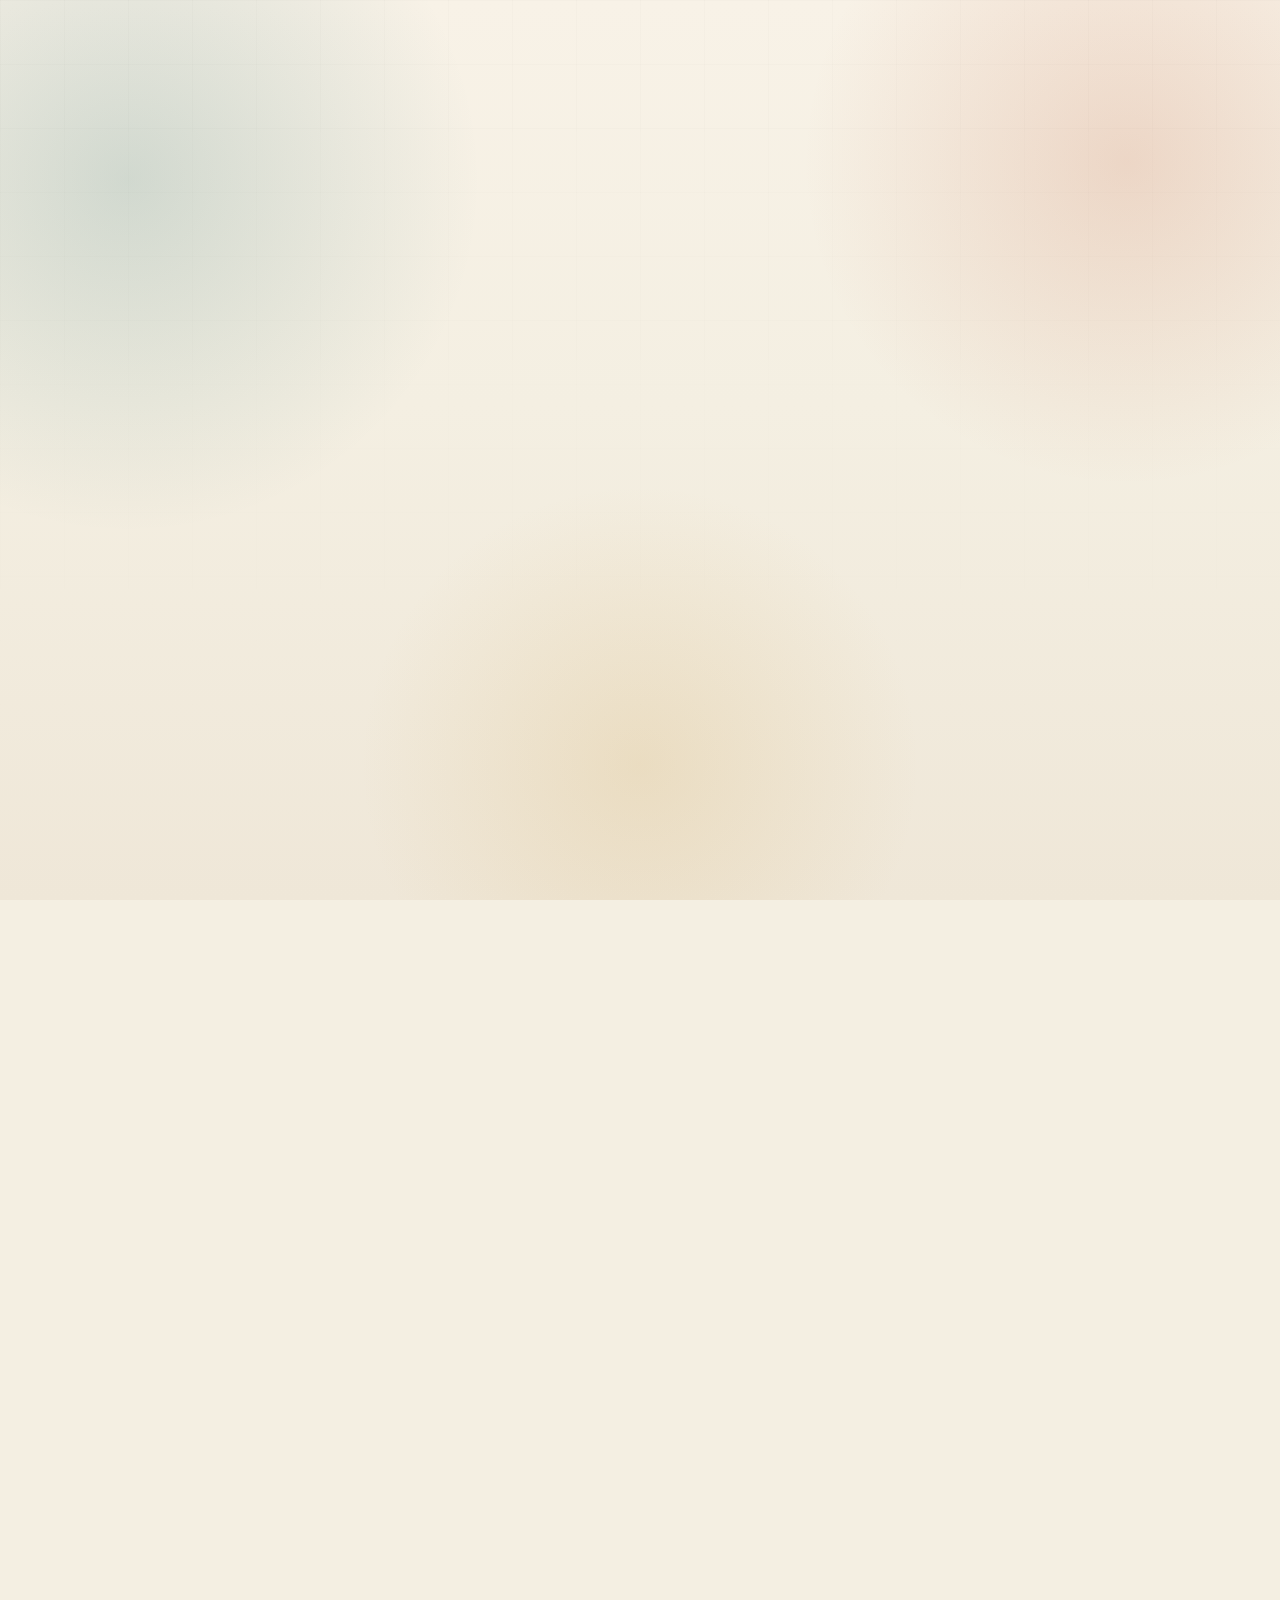
<file: index.html>
﻿<!DOCTYPE html>
<html lang="zh-CN">
  <head>
    <meta charset="UTF-8" />
    <meta http-equiv="refresh" content="0; url=./frontend/index.html" />
    <meta name="viewport" content="width=device-width, initial-scale=1.0" />
    <title>Parkinson Tremor Observatory</title>
  </head>
  <body>
    <p>Redirecting to <a href="./frontend/index.html">./frontend/index.html</a> ...</p>
  </body>
</html>
</file>
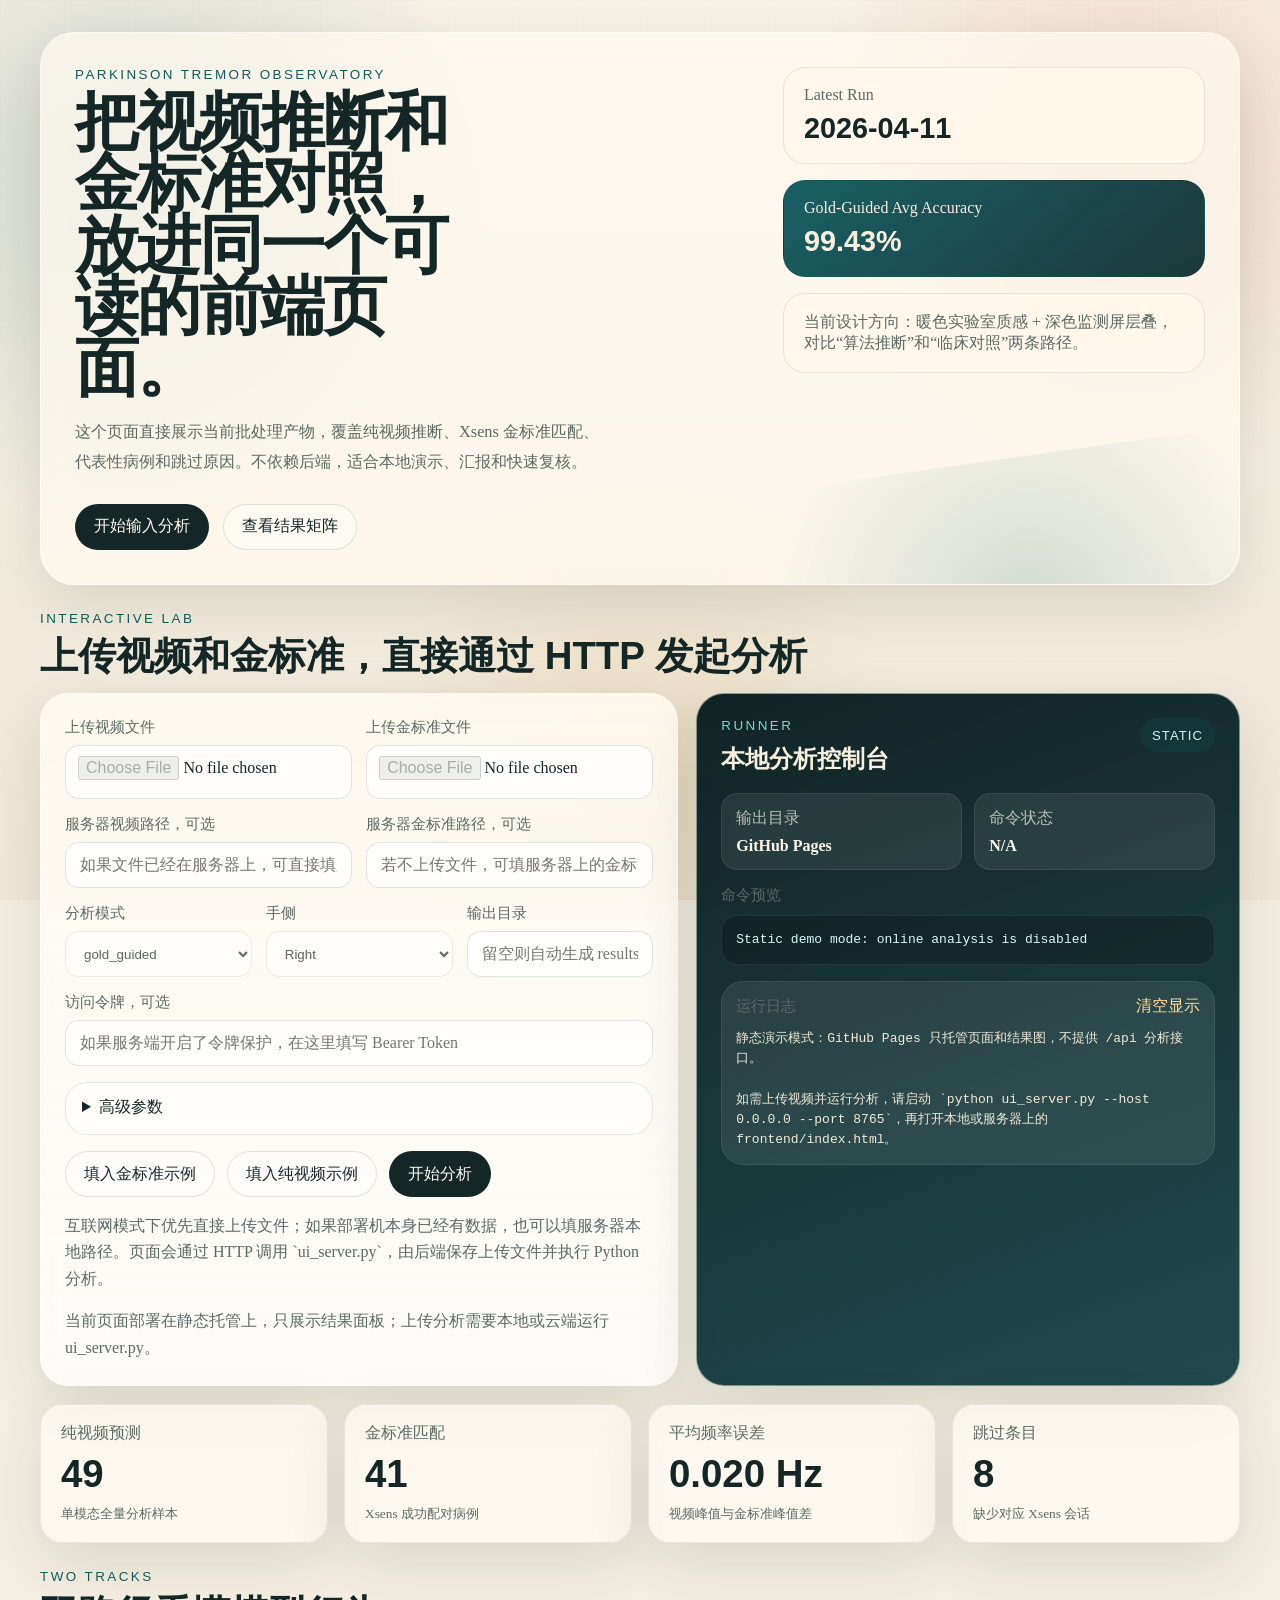
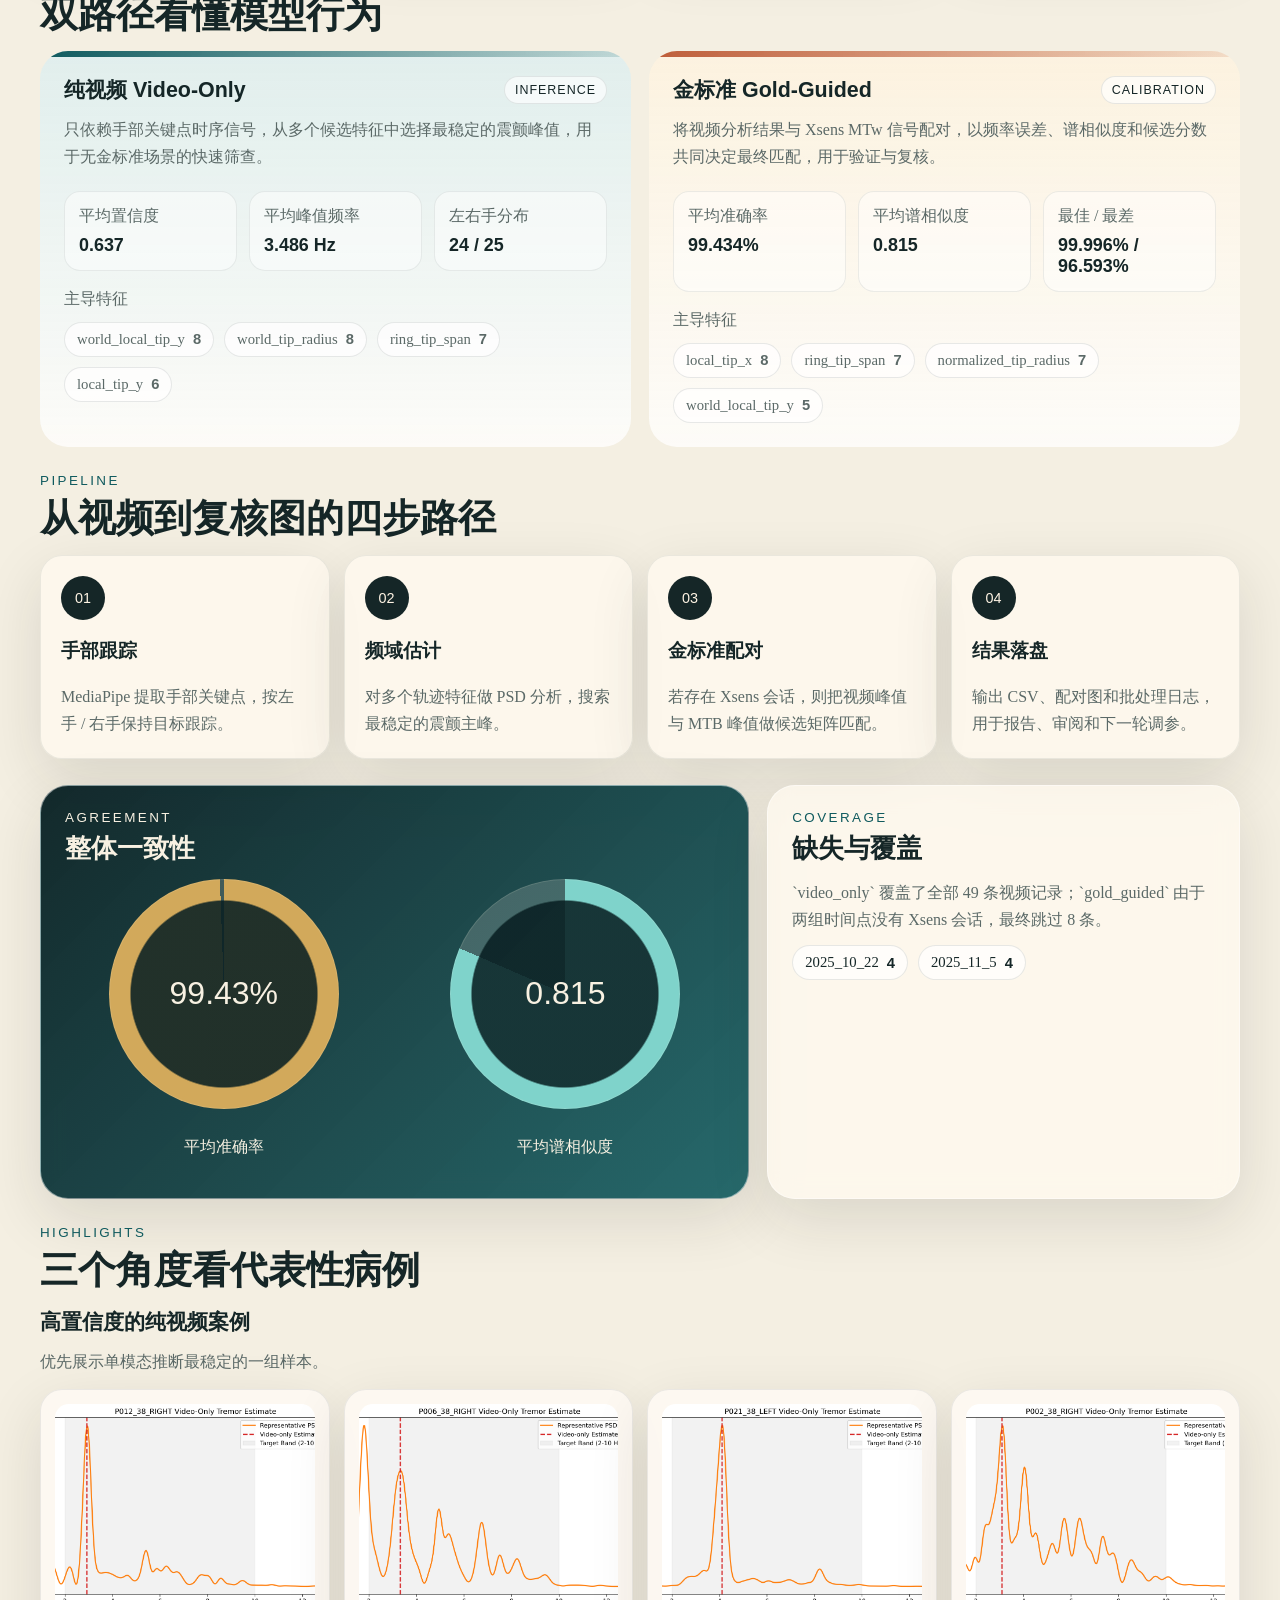
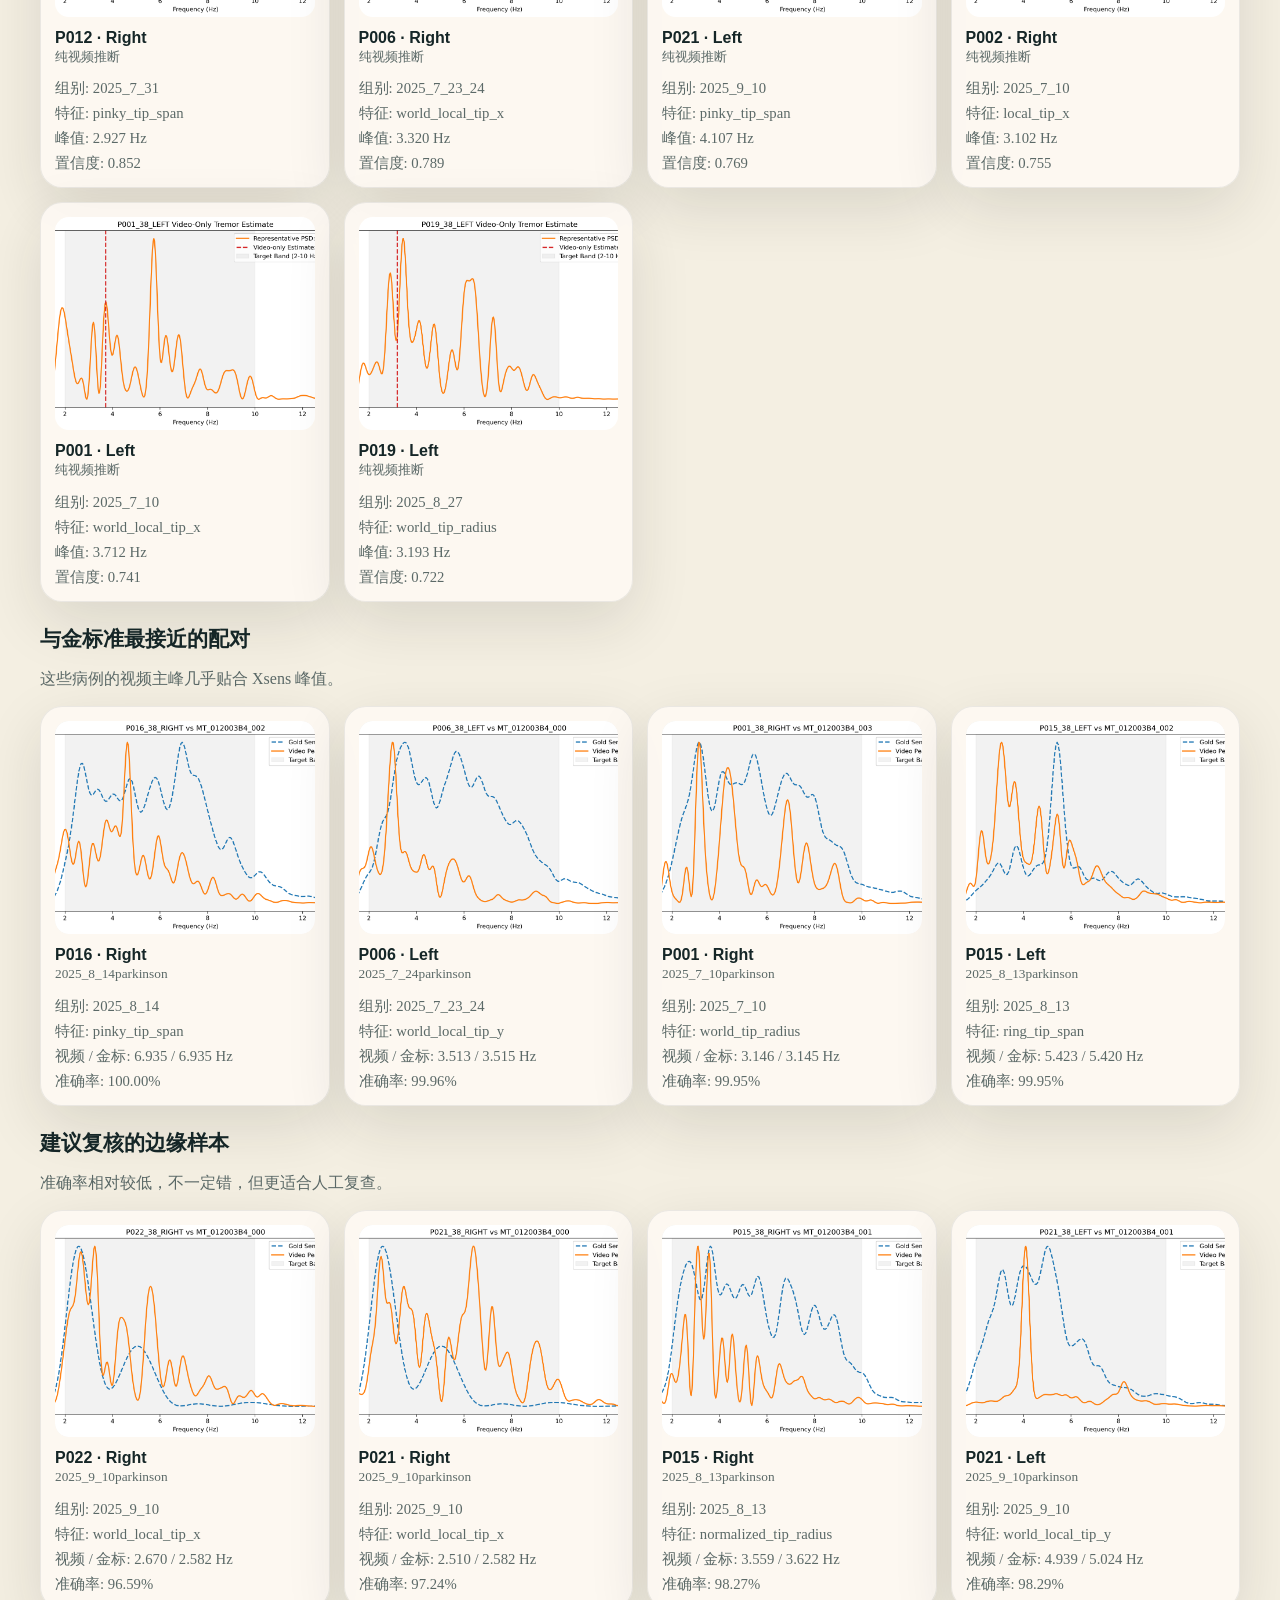
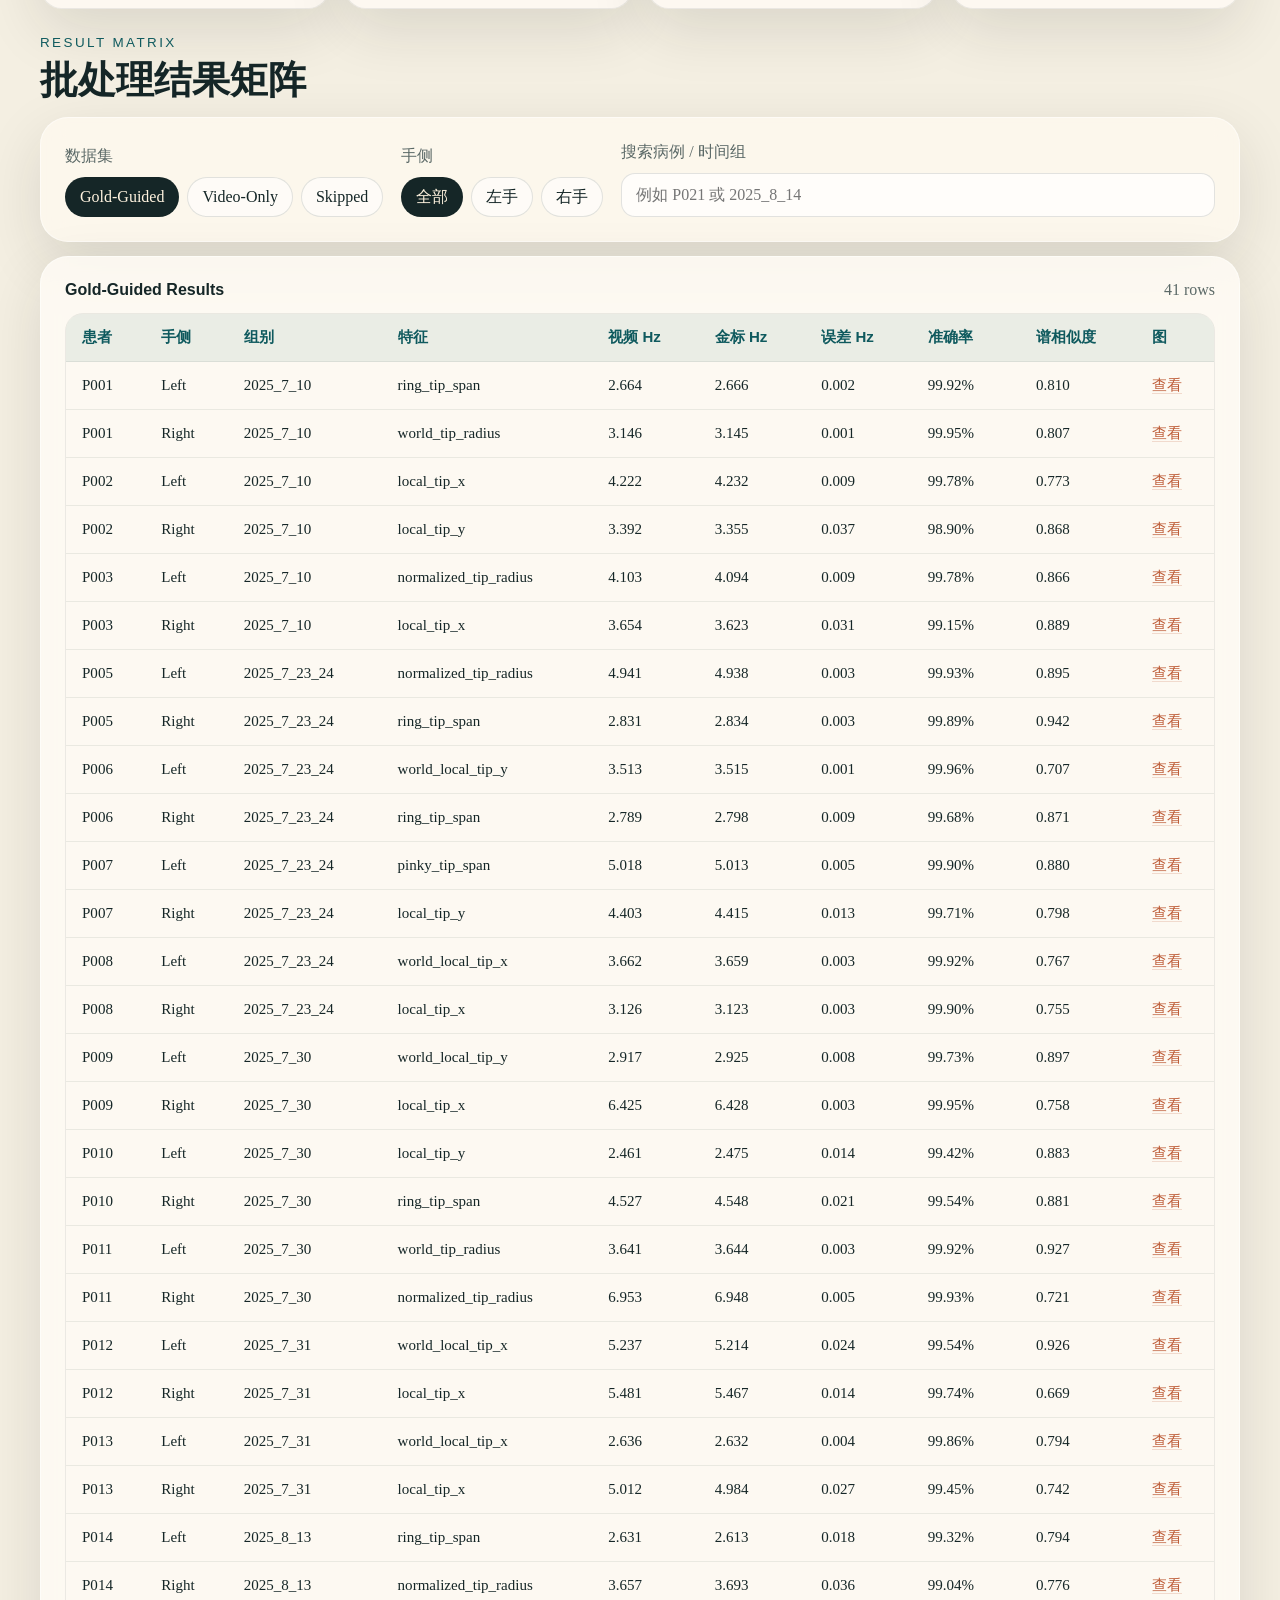
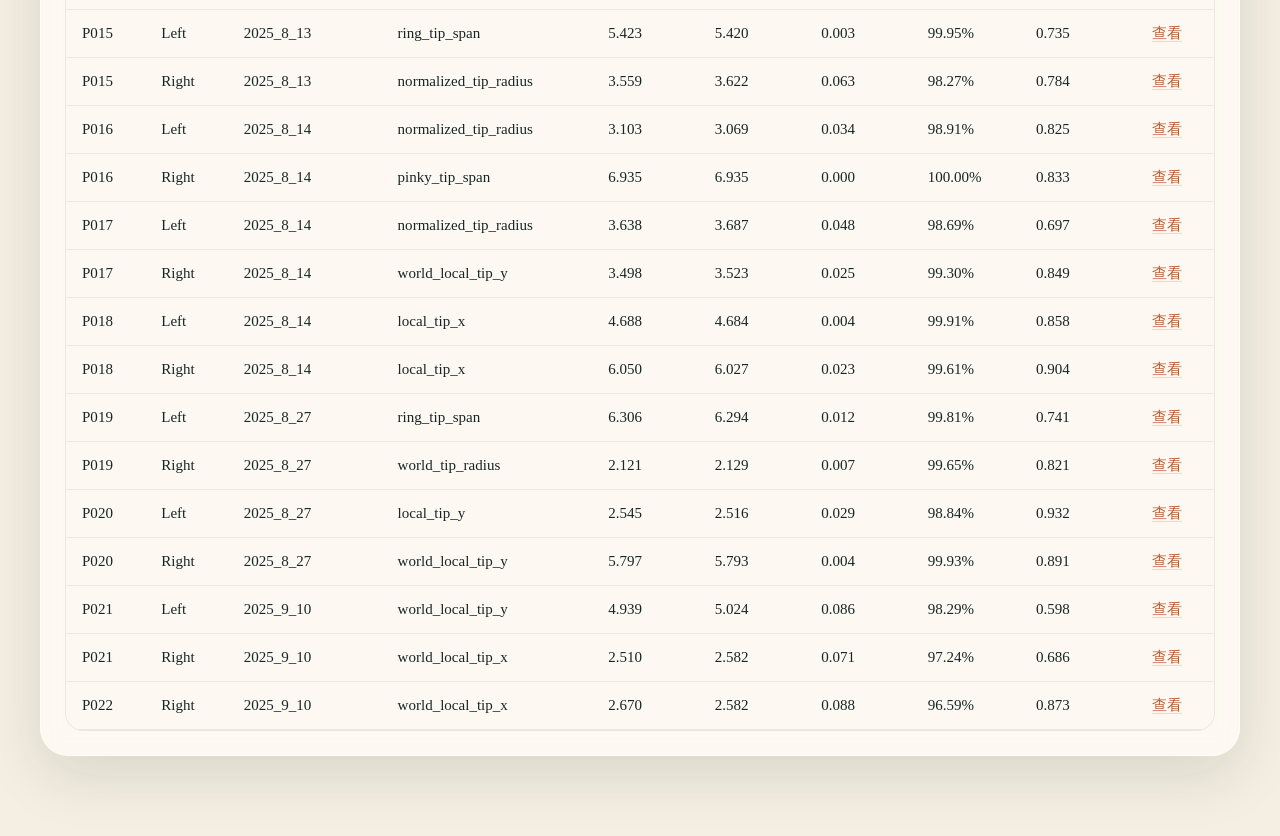
<file: frontend/index.html>
﻿<!DOCTYPE html>
<html lang="zh-CN">
  <head>
    <meta charset="UTF-8" />
    <meta name="viewport" content="width=device-width, initial-scale=1.0" />
    <title>帕金森震颤视频分析看板</title>
    <link rel="stylesheet" href="./styles.css" />
  </head>
  <body>
    <div class="background-wash"></div>
    <div class="background-grid"></div>
    <main class="page-shell">
      <header class="hero panel" data-reveal>
        <div class="hero-copy">
          <p class="eyebrow">Parkinson Tremor Observatory</p>
          <h1>把视频推断和金标准对照，放进同一个可读的前端页面。</h1>
          <p class="hero-text">
            这个页面直接展示当前批处理产物，覆盖纯视频推断、Xsens 金标准匹配、代表性病例和跳过原因。不依赖后端，适合本地演示、汇报和快速复核。
          </p>
          <div class="hero-actions">
            <a class="button button-primary" href="#lab">开始输入分析</a>
            <a class="button button-secondary" href="#board">查看结果矩阵</a>
          </div>
        </div>
        <div class="hero-panel">
          <div class="hero-stat">
            <span>Latest Run</span>
            <strong id="hero-run-date">2026-04-11</strong>
          </div>
          <div class="hero-stat hero-stat-accent">
            <span>Gold-Guided Avg Accuracy</span>
            <strong id="hero-accuracy">99.43%</strong>
          </div>
          <div class="hero-note">
            当前设计方向：暖色实验室质感 + 深色监测屏层叠，对比“算法推断”和“临床对照”两条路径。
          </div>
        </div>
      </header>

      <section class="lab section" id="lab" data-reveal>
        <div class="section-heading">
          <p class="eyebrow">Interactive Lab</p>
          <h2>上传视频和金标准，直接通过 HTTP 发起分析</h2>
        </div>
        <div class="lab-grid">
          <form class="lab-form panel" id="analysis-form">
            <div class="field-grid field-grid-double">
              <label class="field">
                <span>上传视频文件</span>
                <input id="video-file" name="videoFile" type="file" accept=".mp4,.mov,.avi,.mkv,.mpeg,.mpg,video/*" />
              </label>
              <label class="field">
                <span>上传金标准文件</span>
                <input id="gold-file" name="goldFile" type="file" accept=".mtb,.csv,.txt,.bin,.dat,application/octet-stream" />
              </label>
            </div>

            <div class="field-grid field-grid-double">
              <label class="field">
                <span>服务器视频路径，可选</span>
                <input id="video-path" name="videoPath" type="text" placeholder="如果文件已经在服务器上，可直接填路径" />
              </label>
              <label class="field">
                <span>服务器金标准路径，可选</span>
                <input id="gold-path" name="goldPath" type="text" placeholder="如果文件已经在服务器上，可直接填路径" />
              </label>
            </div>

            <div class="field-grid field-grid-triple">
              <label class="field">
                <span>分析模式</span>
                <select id="mode-select" name="mode">
                  <option value="gold_guided">gold_guided</option>
                  <option value="video_only">video_only</option>
                </select>
              </label>
              <label class="field">
                <span>手侧</span>
                <select id="hand-select" name="hand">
                  <option value="Right">Right</option>
                  <option value="Left">Left</option>
                </select>
              </label>
              <label class="field">
                <span>输出目录</span>
                <input id="output-dir" name="outputDir" type="text" placeholder="留空则自动生成 results/ui_runs/run_时间戳" />
              </label>
            </div>

            <div class="field-grid">
              <label class="field">
                <span>访问令牌，可选</span>
                <input id="access-token" name="accessToken" type="password" placeholder="如果服务端开启了令牌保护，在这里填写 Bearer Token" />
              </label>
            </div>

            <details class="advanced-panel">
              <summary>高级参数</summary>
              <div class="field-grid field-grid-triple advanced-fields">
                <label class="field">
                  <span>trim_seconds</span>
                  <input id="trim-seconds" name="trimSeconds" type="number" min="0" step="0.1" value="1.0" />
                </label>
                <label class="field">
                  <span>frame_height</span>
                  <input id="frame-height" name="frameHeight" type="number" min="0" step="1" value="600" />
                </label>
                <label class="field">
                  <span>max_analysis_fps</span>
                  <input id="max-analysis-fps" name="maxAnalysisFps" type="number" min="0" step="1" value="60" />
                </label>
              </div>
              <div class="field-grid">
                <label class="field">
                  <span>model_complexity</span>
                  <select id="model-complexity" name="modelComplexity">
                    <option value="1">1</option>
                    <option value="0">0</option>
                  </select>
                </label>
              </div>
            </details>

            <div class="lab-actions">
              <button class="button button-secondary" type="button" id="fill-gold-example">填入金标准示例</button>
              <button class="button button-secondary" type="button" id="fill-video-example">填入纯视频示例</button>
              <button class="button button-primary" type="submit" id="run-analysis-button">开始分析</button>
            </div>
            <p class="lab-tip">
              互联网模式下优先直接上传文件；如果部署机本身已经有数据，也可以填服务器本地路径。页面会通过 HTTP 调用 `ui_server.py`，由后端保存上传文件并执行 Python 分析。
            </p>
            <p class="lab-tip" id="server-mode-note">正在读取服务器配置。</p>
          </form>

          <aside class="lab-console panel">
            <div class="console-header">
              <div>
                <p class="eyebrow">Runner</p>
                <h3>本地分析控制台</h3>
              </div>
              <span class="status-chip idle" id="job-status-chip">Idle</span>
            </div>

            <div class="console-metrics">
              <div class="console-metric">
                <span>输出目录</span>
                <strong id="job-output-dir">未开始</strong>
              </div>
              <div class="console-metric">
                <span>命令状态</span>
                <strong id="job-return-code">等待提交</strong>
              </div>
            </div>

            <div class="command-preview">
              <span>命令预览</span>
              <code id="job-command-preview">python parkinson_detection.py ...</code>
            </div>

            <div class="preview-shell" id="result-preview-shell" hidden>
              <div class="preview-copy">
                <span>结果图预览</span>
                <a id="result-image-link" href="#" target="_blank" rel="noreferrer">单独打开</a>
              </div>
              <img id="result-image" alt="分析结果图预览" />
            </div>

            <div class="log-shell">
              <div class="preview-copy">
                <span>运行日志</span>
                <button type="button" class="inline-button" id="clear-log-button">清空显示</button>
              </div>
              <pre id="job-log">等待任务。先运行 `python ui_server.py`，再在这个页面里提交分析。</pre>
            </div>
          </aside>
        </div>
      </section>

      <section class="summary-strip" data-reveal>
        <article class="metric-card">
          <span class="metric-label">纯视频预测</span>
          <strong id="metric-video-count">49</strong>
          <small>单模态全量分析样本</small>
        </article>
        <article class="metric-card">
          <span class="metric-label">金标准匹配</span>
          <strong id="metric-gold-count">41</strong>
          <small>Xsens 成功配对病例</small>
        </article>
        <article class="metric-card">
          <span class="metric-label">平均频率误差</span>
          <strong id="metric-error">0.020 Hz</strong>
          <small>视频峰值与金标准峰值差</small>
        </article>
        <article class="metric-card">
          <span class="metric-label">跳过条目</span>
          <strong id="metric-skipped">8</strong>
          <small>缺少对应 Xsens 会话</small>
        </article>
      </section>

      <section class="methods section" id="methods" data-reveal>
        <div class="section-heading">
          <p class="eyebrow">Two Tracks</p>
          <h2>双路径看懂模型行为</h2>
        </div>
        <div class="method-grid">
          <article class="method-card method-card-video">
            <div class="method-header">
              <h3>纯视频 Video-Only</h3>
              <span class="method-badge">Inference</span>
            </div>
            <p>
              只依赖手部关键点时序信号，从多个候选特征中选择最稳定的震颤峰值，用于无金标准场景的快速筛查。
            </p>
            <div class="method-kpis">
              <div>
                <span>平均置信度</span>
                <strong id="video-confidence">0.637</strong>
              </div>
              <div>
                <span>平均峰值频率</span>
                <strong id="video-peak">3.486 Hz</strong>
              </div>
              <div>
                <span>左右手分布</span>
                <strong id="video-hands">24 / 25</strong>
              </div>
            </div>
            <div class="feature-cluster">
              <span>主导特征</span>
              <div class="pill-row" id="video-feature-pills"></div>
            </div>
          </article>

          <article class="method-card method-card-gold">
            <div class="method-header">
              <h3>金标准 Gold-Guided</h3>
              <span class="method-badge">Calibration</span>
            </div>
            <p>
              将视频分析结果与 Xsens MTw 信号配对，以频率误差、谱相似度和候选分数共同决定最终匹配，用于验证与复核。
            </p>
            <div class="method-kpis">
              <div>
                <span>平均准确率</span>
                <strong id="gold-accuracy">99.434%</strong>
              </div>
              <div>
                <span>平均谱相似度</span>
                <strong id="gold-similarity">0.815</strong>
              </div>
              <div>
                <span>最佳 / 最差</span>
                <strong id="gold-range">99.996% / 96.593%</strong>
              </div>
            </div>
            <div class="feature-cluster">
              <span>主导特征</span>
              <div class="pill-row" id="gold-feature-pills"></div>
            </div>
          </article>
        </div>
      </section>

      <section class="pipeline section" data-reveal>
        <div class="section-heading">
          <p class="eyebrow">Pipeline</p>
          <h2>从视频到复核图的四步路径</h2>
        </div>
        <div class="pipeline-grid">
          <article class="pipeline-step">
            <span class="step-index">01</span>
            <h3>手部跟踪</h3>
            <p>MediaPipe 提取手部关键点，按左手 / 右手保持目标跟踪。</p>
          </article>
          <article class="pipeline-step">
            <span class="step-index">02</span>
            <h3>频域估计</h3>
            <p>对多个轨迹特征做 PSD 分析，搜索最稳定的震颤主峰。</p>
          </article>
          <article class="pipeline-step">
            <span class="step-index">03</span>
            <h3>金标准配对</h3>
            <p>若存在 Xsens 会话，则把视频峰值与 MTB 峰值做候选矩阵匹配。</p>
          </article>
          <article class="pipeline-step">
            <span class="step-index">04</span>
            <h3>结果落盘</h3>
            <p>输出 CSV、配对图和批处理日志，用于报告、审阅和下一轮调参。</p>
          </article>
        </div>
      </section>

      <section class="scoreboard section" data-reveal>
        <div class="score-card panel">
          <div class="section-heading compact">
            <p class="eyebrow">Agreement</p>
            <h2>整体一致性</h2>
          </div>
          <div class="ring-grid">
            <div class="ring-card">
              <div class="ring" id="accuracy-ring">
                <span id="accuracy-ring-value">99.43%</span>
              </div>
              <p>平均准确率</p>
            </div>
            <div class="ring-card">
              <div class="ring ring-secondary" id="similarity-ring">
                <span id="similarity-ring-value">0.815</span>
              </div>
              <p>平均谱相似度</p>
            </div>
          </div>
        </div>
        <aside class="score-aside panel">
          <div class="section-heading compact">
            <p class="eyebrow">Coverage</p>
            <h2>缺失与覆盖</h2>
          </div>
          <div class="coverage-copy">
            <p>
              `video_only` 覆盖了全部 49 条视频记录；`gold_guided` 由于两组时间点没有 Xsens 会话，最终跳过 8 条。
            </p>
            <div class="skip-cluster" id="skip-group-pills"></div>
          </div>
        </aside>
      </section>

      <section class="highlights section" id="highlights" data-reveal>
        <div class="section-heading">
          <p class="eyebrow">Highlights</p>
          <h2>三个角度看代表性病例</h2>
        </div>
        <div class="highlight-block">
          <div class="highlight-title">
            <h3>高置信度的纯视频案例</h3>
            <p>优先展示单模态推断最稳定的一组样本。</p>
          </div>
          <div class="highlight-grid" id="video-highlight-grid"></div>
        </div>
        <div class="highlight-block">
          <div class="highlight-title">
            <h3>与金标准最接近的配对</h3>
            <p>这些病例的视频主峰几乎贴合 Xsens 峰值。</p>
          </div>
          <div class="highlight-grid" id="gold-best-grid"></div>
        </div>
        <div class="highlight-block">
          <div class="highlight-title">
            <h3>建议复核的边缘样本</h3>
            <p>准确率相对较低，不一定错，但更适合人工复查。</p>
          </div>
          <div class="highlight-grid" id="gold-watch-grid"></div>
        </div>
      </section>

      <section class="board section" id="board" data-reveal>
        <div class="section-heading">
          <p class="eyebrow">Result Matrix</p>
          <h2>批处理结果矩阵</h2>
        </div>

        <div class="board-toolbar panel">
          <div class="control-group">
            <span class="control-label">数据集</span>
            <div class="segmented" id="dataset-switch">
              <button class="is-active" data-dataset="gold">Gold-Guided</button>
              <button data-dataset="video">Video-Only</button>
              <button data-dataset="skipped">Skipped</button>
            </div>
          </div>
          <div class="control-group">
            <span class="control-label">手侧</span>
            <div class="segmented" id="hand-switch">
              <button class="is-active" data-hand="all">全部</button>
              <button data-hand="Left">左手</button>
              <button data-hand="Right">右手</button>
            </div>
          </div>
          <label class="search-box">
            <span class="control-label">搜索病例 / 时间组</span>
            <input id="search-input" type="search" placeholder="例如 P021 或 2025_8_14" />
          </label>
        </div>

        <div class="table-shell panel">
          <div class="table-meta">
            <strong id="table-title">Gold-Guided Results</strong>
            <span id="table-count">41 rows</span>
          </div>
          <div class="table-wrap">
            <table>
              <thead id="table-head"></thead>
              <tbody id="table-body"></tbody>
            </table>
          </div>
        </div>
      </section>
    </main>

    <script>window.__APP_MODE__ = "static";</script>
    <script src="./data.js"></script>
    <script src="./app.js"></script>
  </body>
</html>
</file>
<file: frontend/styles.css>
:root {
  --bg: #f4efe2;
  --surface: rgba(255, 250, 240, 0.72);
  --surface-strong: rgba(255, 248, 235, 0.92);
  --ink: #152627;
  --muted: #5b6967;
  --teal: #0f5a5e;
  --rust: #be5d39;
  --gold: #d2a95b;
  --shadow: 0 20px 60px rgba(36, 36, 24, 0.12);
  --radius-xl: 28px;
  --radius-lg: 22px;
  --radius-md: 16px;
}

* {
  box-sizing: border-box;
}

html {
  scroll-behavior: smooth;
}

body {
  margin: 0;
  min-height: 100vh;
  color: var(--ink);
  background: var(--bg);
  font-family: "Palatino Linotype", "Source Han Serif SC", "SimSun", serif;
  overflow-x: hidden;
}

img {
  display: block;
  max-width: 100%;
}

button,
input {
  font: inherit;
}

.background-wash,
.background-grid {
  position: fixed;
  inset: 0;
  pointer-events: none;
}

.background-wash {
  background:
    radial-gradient(circle at 10% 20%, rgba(15, 90, 94, 0.16), transparent 26%),
    radial-gradient(circle at 88% 18%, rgba(190, 93, 57, 0.18), transparent 24%),
    radial-gradient(circle at 50% 85%, rgba(210, 169, 91, 0.2), transparent 28%),
    linear-gradient(180deg, #f8f2e7 0%, #f4efe2 45%, #efe7d8 100%);
}

.background-grid {
  opacity: 0.32;
  background-image:
    linear-gradient(rgba(21, 38, 39, 0.06) 1px, transparent 1px),
    linear-gradient(90deg, rgba(21, 38, 39, 0.06) 1px, transparent 1px);
  background-size: 64px 64px;
  mask-image: linear-gradient(180deg, rgba(0, 0, 0, 0.75), transparent 95%);
}

.page-shell {
  position: relative;
  width: min(1200px, calc(100vw - 32px));
  margin: 0 auto;
  padding: 32px 0 80px;
}

.panel {
  background: var(--surface);
  border: 1px solid rgba(255, 255, 255, 0.48);
  box-shadow: var(--shadow);
  backdrop-filter: blur(12px);
}

.hero {
  display: grid;
  grid-template-columns: minmax(0, 1.45fr) minmax(280px, 0.9fr);
  gap: 28px;
  padding: 34px;
  border-radius: 34px;
  overflow: hidden;
  position: relative;
}

.hero::after {
  content: "";
  position: absolute;
  inset: auto -10% -35% 55%;
  height: 320px;
  border-radius: 999px;
  background: radial-gradient(circle, rgba(15, 90, 94, 0.18), transparent 70%);
  transform: rotate(-8deg);
}

.hero-copy,
.hero-panel {
  position: relative;
  z-index: 1;
}

.eyebrow {
  margin: 0 0 10px;
  color: var(--teal);
  font-family: "Bahnschrift SemiBold", "Aptos Display", "Microsoft YaHei UI", sans-serif;
  font-size: 0.84rem;
  letter-spacing: 0.18em;
  text-transform: uppercase;
}

.hero h1,
.section-heading h2,
.method-header h3,
.pipeline-step h3,
.highlight-title h3,
.table-meta strong {
  font-family: "Bahnschrift SemiBold", "Aptos Display", "Microsoft YaHei UI", sans-serif;
}

.hero h1 {
  margin: 0;
  max-width: 12ch;
  font-size: clamp(2.6rem, 5vw, 4.9rem);
  line-height: 0.96;
  letter-spacing: -0.03em;
}

.hero-text {
  margin: 18px 0 0;
  max-width: 66ch;
  color: var(--muted);
  line-height: 1.8;
  font-size: 1.02rem;
}

.hero-actions {
  display: flex;
  gap: 14px;
  flex-wrap: wrap;
  margin-top: 28px;
}

.button {
  display: inline-flex;
  align-items: center;
  justify-content: center;
  min-height: 46px;
  padding: 0 18px;
  border-radius: 999px;
  text-decoration: none;
  border: 1px solid transparent;
  transition: transform 180ms ease, background-color 180ms ease, border-color 180ms ease;
}

.button:hover {
  transform: translateY(-2px);
}

.button-primary {
  background: var(--ink);
  color: #fff9f2;
}

.button-secondary {
  background: rgba(255, 255, 255, 0.44);
  color: var(--ink);
  border-color: rgba(21, 38, 39, 0.12);
}

.hero-panel {
  display: grid;
  gap: 16px;
  align-content: start;
}

.hero-stat,
.hero-note {
  padding: 18px 20px;
  border-radius: var(--radius-lg);
  background: var(--surface-strong);
  border: 1px solid rgba(21, 38, 39, 0.1);
}

.hero-stat {
  display: grid;
  gap: 8px;
}

.hero-stat span,
.hero-note,
.metric-label,
.control-label,
.method-kpis span,
.feature-cluster span,
.table-meta span,
.ring-card p,
.metric-card small,
.highlight-card small {
  color: var(--muted);
}

.hero-stat strong {
  font-family: "Bahnschrift SemiBold", "Aptos Display", sans-serif;
  font-size: 1.8rem;
  color: var(--ink);
}

.hero-stat-accent {
  background: linear-gradient(140deg, rgba(15, 90, 94, 0.96), rgba(10, 40, 44, 0.92));
}

.hero-stat-accent span,
.hero-stat-accent strong {
  color: #f8f0df;
}

.summary-strip {
  display: grid;
  grid-template-columns: repeat(4, minmax(0, 1fr));
  gap: 16px;
  margin-top: 18px;
}

.lab-grid {
  display: grid;
  grid-template-columns: minmax(0, 1.08fr) minmax(320px, 0.92fr);
  gap: 18px;
}

.lab-form,
.lab-console {
  padding: 24px;
  border-radius: var(--radius-xl);
}

.lab-form {
  background: linear-gradient(180deg, rgba(255, 250, 241, 0.88), rgba(255, 255, 255, 0.74));
}

.field-grid {
  display: grid;
  gap: 14px;
}

.field-grid + .field-grid,
.advanced-panel,
.lab-actions,
.lab-tip,
.command-preview,
.preview-shell,
.log-shell {
  margin-top: 16px;
}

.field-grid-double {
  grid-template-columns: repeat(2, minmax(0, 1fr));
}

.field-grid-triple {
  grid-template-columns: repeat(3, minmax(0, 1fr));
}

.field {
  display: grid;
  gap: 8px;
}

.field span,
.command-preview span,
.preview-copy span {
  color: var(--muted);
  font-size: 0.94rem;
}

.field input,
.field select {
  min-height: 46px;
  width: 100%;
  padding: 0 14px;
  border-radius: 14px;
  border: 1px solid rgba(21, 38, 39, 0.12);
  background: rgba(255, 255, 255, 0.82);
  color: var(--ink);
}

.field input[type="file"] {
  padding: 10px 12px;
  min-height: 54px;
}

.advanced-panel {
  padding: 14px 16px 16px;
  border-radius: var(--radius-lg);
  border: 1px solid rgba(21, 38, 39, 0.1);
  background: rgba(255, 255, 255, 0.46);
}

.advanced-panel summary {
  cursor: pointer;
  font-family: "Bahnschrift SemiBold", "Aptos Display", sans-serif;
}

.advanced-fields {
  margin-top: 14px;
}

.lab-actions {
  display: flex;
  gap: 12px;
  flex-wrap: wrap;
}

.lab-tip {
  margin-bottom: 0;
  color: var(--muted);
  line-height: 1.65;
}

.lab-console {
  background: linear-gradient(160deg, rgba(12, 31, 33, 0.98), rgba(19, 63, 67, 0.94));
  color: #f7efdf;
}

.console-header {
  display: flex;
  align-items: start;
  justify-content: space-between;
  gap: 14px;
}

.console-header h3 {
  margin: 0;
  font-family: "Bahnschrift SemiBold", "Aptos Display", sans-serif;
  font-size: 1.5rem;
}

.console-header .eyebrow {
  color: #7fd3cb;
}

.status-chip {
  display: inline-flex;
  align-items: center;
  justify-content: center;
  min-height: 34px;
  padding: 0 12px;
  border-radius: 999px;
  font-family: "Bahnschrift SemiBold", "Aptos Display", sans-serif;
  font-size: 0.82rem;
  letter-spacing: 0.08em;
  text-transform: uppercase;
}

.status-chip.idle {
  background: rgba(255, 255, 255, 0.12);
  color: #f7efdf;
}

.status-chip.queued {
  background: rgba(255, 255, 255, 0.12);
  color: #f7efdf;
}

.status-chip.running {
  background: rgba(210, 169, 91, 0.22);
  color: #ffd99c;
}

.status-chip.succeeded {
  background: rgba(127, 211, 203, 0.2);
  color: #abfff6;
}

.status-chip.failed {
  background: rgba(190, 93, 57, 0.22);
  color: #ffc0ad;
}

.status-chip.static {
  background: rgba(15, 90, 94, 0.22);
  color: #d2f6f1;
}

.console-metrics {
  display: grid;
  grid-template-columns: repeat(2, minmax(0, 1fr));
  gap: 12px;
  margin-top: 18px;
}

.console-metric {
  padding: 14px;
  border-radius: var(--radius-md);
  background: rgba(255, 255, 255, 0.08);
  border: 1px solid rgba(255, 255, 255, 0.08);
}

.console-metric span {
  display: block;
  color: rgba(247, 239, 223, 0.72);
}

.console-metric strong {
  display: block;
  margin-top: 8px;
  color: #fff7ea;
  word-break: break-word;
}

.command-preview {
  display: grid;
  gap: 10px;
}

.command-preview code {
  display: block;
  padding: 14px;
  border-radius: var(--radius-md);
  background: rgba(0, 0, 0, 0.22);
  border: 1px solid rgba(255, 255, 255, 0.08);
  color: #d5fbf6;
  line-height: 1.55;
  overflow-wrap: anywhere;
}

.preview-shell,
.log-shell {
  padding: 14px;
  border-radius: var(--radius-lg);
  background: rgba(255, 255, 255, 0.08);
  border: 1px solid rgba(255, 255, 255, 0.08);
}

.preview-copy {
  display: flex;
  align-items: center;
  justify-content: space-between;
  gap: 12px;
}

.preview-copy a,
.inline-button {
  color: #ffd99c;
}

.inline-button {
  padding: 0;
  border: 0;
  background: transparent;
  cursor: pointer;
}

.preview-shell img {
  margin-top: 12px;
  width: 100%;
  border-radius: 14px;
  background: rgba(255, 255, 255, 0.06);
}

.log-shell pre {
  margin: 12px 0 0;
  max-height: 320px;
  overflow: auto;
  white-space: pre-wrap;
  word-break: break-word;
  color: #f3ead8;
  line-height: 1.55;
}

.metric-card {
  padding: 18px 20px;
  border-radius: var(--radius-lg);
  background: rgba(255, 251, 244, 0.72);
  border: 1px solid rgba(21, 38, 39, 0.08);
  box-shadow: var(--shadow);
}

.metric-card strong {
  display: block;
  margin-top: 8px;
  font-family: "Bahnschrift SemiBold", "Aptos Display", sans-serif;
  font-size: clamp(1.6rem, 3vw, 2.4rem);
}

.metric-card small {
  display: block;
  margin-top: 8px;
  line-height: 1.5;
}

.section {
  margin-top: 26px;
}

.section-heading {
  margin-bottom: 18px;
}

.section-heading h2 {
  margin: 0;
  font-size: clamp(1.8rem, 3vw, 2.8rem);
  line-height: 1.02;
}

.section-heading.compact h2 {
  font-size: clamp(1.5rem, 2vw, 2rem);
}

.method-grid,
.scoreboard {
  display: grid;
  gap: 18px;
}

.method-grid {
  grid-template-columns: repeat(2, minmax(0, 1fr));
}

.method-card,
.score-card,
.score-aside,
.board-toolbar,
.table-shell {
  padding: 24px;
  border-radius: var(--radius-xl);
}

.method-card {
  position: relative;
  overflow: hidden;
}

.method-card::before {
  content: "";
  position: absolute;
  inset: 0 auto auto 0;
  width: 100%;
  height: 6px;
}

.method-card-video {
  background: linear-gradient(180deg, rgba(223, 238, 237, 0.94), rgba(255, 255, 255, 0.76));
}

.method-card-video::before {
  background: linear-gradient(90deg, var(--teal), rgba(15, 90, 94, 0.15));
}

.method-card-gold {
  background: linear-gradient(180deg, rgba(252, 242, 223, 0.94), rgba(255, 255, 255, 0.76));
}

.method-card-gold::before {
  background: linear-gradient(90deg, var(--rust), rgba(190, 93, 57, 0.14));
}

.method-header {
  display: flex;
  align-items: center;
  justify-content: space-between;
  gap: 12px;
}

.method-header h3,
.highlight-title h3 {
  margin: 0;
  font-size: 1.34rem;
}

.method-card p,
.coverage-copy p,
.pipeline-step p,
.highlight-title p {
  margin: 12px 0 0;
  color: var(--muted);
  line-height: 1.7;
}

.method-badge {
  padding: 6px 10px;
  border-radius: 999px;
  background: rgba(255, 255, 255, 0.66);
  border: 1px solid rgba(21, 38, 39, 0.1);
  font-family: "Bahnschrift SemiBold", "Aptos Display", sans-serif;
  font-size: 0.78rem;
  letter-spacing: 0.08em;
  text-transform: uppercase;
}

.method-kpis {
  display: grid;
  grid-template-columns: repeat(3, minmax(0, 1fr));
  gap: 12px;
  margin-top: 20px;
}

.method-kpis div {
  padding: 14px;
  border-radius: var(--radius-md);
  background: rgba(255, 255, 255, 0.45);
  border: 1px solid rgba(21, 38, 39, 0.08);
}

.method-kpis strong {
  display: block;
  margin-top: 8px;
  font-family: "Bahnschrift SemiBold", "Aptos Display", sans-serif;
  font-size: 1.12rem;
}

.feature-cluster {
  margin-top: 18px;
}

.pill-row,
.skip-cluster {
  display: flex;
  gap: 10px;
  flex-wrap: wrap;
  margin-top: 12px;
}

.pill {
  display: inline-flex;
  align-items: center;
  gap: 8px;
  padding: 8px 12px;
  border-radius: 999px;
  background: rgba(255, 255, 255, 0.68);
  border: 1px solid rgba(21, 38, 39, 0.1);
  font-size: 0.92rem;
}

.pill strong {
  font-family: "Bahnschrift SemiBold", "Aptos Display", sans-serif;
}

.pipeline-grid {
  display: grid;
  grid-template-columns: repeat(4, minmax(0, 1fr));
  gap: 14px;
}

.pipeline-step {
  padding: 20px;
  border-radius: var(--radius-lg);
  background: rgba(255, 250, 240, 0.76);
  border: 1px solid rgba(21, 38, 39, 0.08);
  box-shadow: var(--shadow);
}

.step-index {
  display: inline-flex;
  width: 44px;
  height: 44px;
  align-items: center;
  justify-content: center;
  border-radius: 50%;
  background: var(--ink);
  color: #fff4e4;
  font-family: "Bahnschrift SemiBold", "Aptos Display", sans-serif;
  font-size: 0.9rem;
}

.scoreboard {
  grid-template-columns: minmax(0, 1.2fr) minmax(280px, 0.8fr);
}

.score-card {
  background: linear-gradient(135deg, rgba(9, 32, 35, 0.96), rgba(16, 90, 94, 0.9));
  color: #f8f1e2;
}

.score-card .eyebrow,
.score-card .section-heading h2,
.score-card .ring-card p,
.score-card .ring span {
  color: #f8f1e2;
}

.ring-grid {
  display: grid;
  grid-template-columns: repeat(2, minmax(0, 1fr));
  gap: 24px;
  margin-top: 18px;
}

.ring-card {
  display: grid;
  place-items: center;
  gap: 12px;
}

.ring {
  --ring-angle: 360deg;
  width: min(230px, 100%);
  aspect-ratio: 1;
  border-radius: 50%;
  display: grid;
  place-items: center;
  background:
    radial-gradient(circle at center, rgba(9, 32, 35, 0.88) 57%, transparent 58%),
    conic-gradient(var(--gold) 0deg, var(--gold) var(--ring-angle), rgba(248, 241, 226, 0.18) var(--ring-angle), rgba(248, 241, 226, 0.18) 360deg);
  box-shadow: inset 0 0 0 1px rgba(248, 241, 226, 0.12);
}

.ring-secondary {
  background:
    radial-gradient(circle at center, rgba(9, 32, 35, 0.88) 57%, transparent 58%),
    conic-gradient(#7fd3cb 0deg, #7fd3cb var(--ring-angle), rgba(248, 241, 226, 0.18) var(--ring-angle), rgba(248, 241, 226, 0.18) 360deg);
}

.ring span {
  font-family: "Bahnschrift SemiBold", "Aptos Display", sans-serif;
  font-size: clamp(1.4rem, 3vw, 2rem);
}

.score-aside {
  background: rgba(255, 250, 240, 0.76);
}

.highlight-block + .highlight-block {
  margin-top: 22px;
}

.highlight-grid {
  display: grid;
  grid-template-columns: repeat(4, minmax(0, 1fr));
  gap: 14px;
  margin-top: 14px;
}

.highlight-card {
  display: grid;
  gap: 12px;
  padding: 14px;
  border-radius: var(--radius-lg);
  background: rgba(255, 251, 245, 0.8);
  border: 1px solid rgba(21, 38, 39, 0.08);
  box-shadow: var(--shadow);
}

.highlight-card img {
  aspect-ratio: 1 / 0.82;
  object-fit: cover;
  border-radius: 14px;
  background: linear-gradient(135deg, rgba(15, 90, 94, 0.08), rgba(190, 93, 57, 0.08));
}

.highlight-card h4 {
  margin: 0;
  font-family: "Bahnschrift SemiBold", "Aptos Display", sans-serif;
  font-size: 1rem;
}

.highlight-card p,
.highlight-card small {
  margin: 0;
  line-height: 1.55;
}

.mini-metrics {
  display: grid;
  gap: 6px;
  color: var(--muted);
  font-size: 0.92rem;
}

.board-toolbar {
  display: grid;
  grid-template-columns: auto auto minmax(240px, 1fr);
  gap: 18px;
  align-items: end;
}

.control-group {
  display: grid;
  gap: 10px;
}

.segmented {
  display: inline-flex;
  flex-wrap: wrap;
  gap: 8px;
}

.segmented button {
  min-height: 40px;
  padding: 0 14px;
  border-radius: 999px;
  border: 1px solid rgba(21, 38, 39, 0.12);
  background: rgba(255, 255, 255, 0.58);
  color: var(--ink);
  cursor: pointer;
  transition: transform 160ms ease, background-color 160ms ease, color 160ms ease;
}

.segmented button:hover {
  transform: translateY(-1px);
}

.segmented button.is-active {
  background: var(--ink);
  color: #fff3df;
}

.search-box {
  display: grid;
  gap: 10px;
}

.search-box input {
  min-height: 44px;
  padding: 0 14px;
  border-radius: 14px;
  border: 1px solid rgba(21, 38, 39, 0.12);
  background: rgba(255, 255, 255, 0.72);
  color: var(--ink);
}

.table-shell {
  margin-top: 14px;
  background: rgba(255, 252, 246, 0.82);
}

.table-meta {
  display: flex;
  justify-content: space-between;
  gap: 16px;
  align-items: center;
  margin-bottom: 14px;
}

.table-wrap {
  overflow: auto;
  border-radius: 18px;
  border: 1px solid rgba(21, 38, 39, 0.08);
}

table {
  width: 100%;
  border-collapse: collapse;
  min-width: 820px;
}

thead {
  background: rgba(15, 90, 94, 0.08);
}

th,
td {
  padding: 14px 16px;
  border-bottom: 1px solid rgba(21, 38, 39, 0.08);
  text-align: left;
  font-size: 0.94rem;
}

th {
  font-family: "Bahnschrift SemiBold", "Aptos Display", sans-serif;
  color: var(--teal);
}

tbody tr:hover {
  background: rgba(210, 169, 91, 0.08);
}

.table-link {
  color: var(--rust);
  text-decoration: none;
  border-bottom: 1px solid rgba(190, 93, 57, 0.2);
}

.table-link:hover {
  border-color: rgba(190, 93, 57, 0.7);
}

.empty-state {
  text-align: center;
  color: var(--muted);
  padding: 40px 20px;
}

[data-reveal] {
  opacity: 0;
  transform: translateY(24px);
  transition: opacity 520ms ease, transform 520ms ease;
}

[data-reveal].is-visible {
  opacity: 1;
  transform: translateY(0);
}

@media (max-width: 1080px) {
  .hero,
  .scoreboard,
  .lab-grid,
  .method-grid,
  .board-toolbar,
  .highlight-grid,
  .pipeline-grid,
  .summary-strip {
    grid-template-columns: 1fr;
  }

  .method-kpis,
  .console-metrics,
  .ring-grid {
    grid-template-columns: 1fr;
  }

  .hero h1 {
    max-width: none;
  }
}

@media (max-width: 720px) {
  .page-shell {
    width: min(100vw - 18px, 100%);
    padding-top: 16px;
  }

  .hero,
  .lab-form,
  .lab-console,
  .method-card,
  .score-card,
  .score-aside,
  .board-toolbar,
  .table-shell {
    padding: 18px;
  }

  .hero-actions,
  .field-grid-double,
  .field-grid-triple,
  .segmented {
    width: 100%;
  }

  .button,
  .segmented button {
    flex: 1 1 auto;
  }

  .field-grid-double,
  .field-grid-triple {
    grid-template-columns: 1fr;
  }

  th,
  td {
    padding: 12px 14px;
  }
}
</file>
